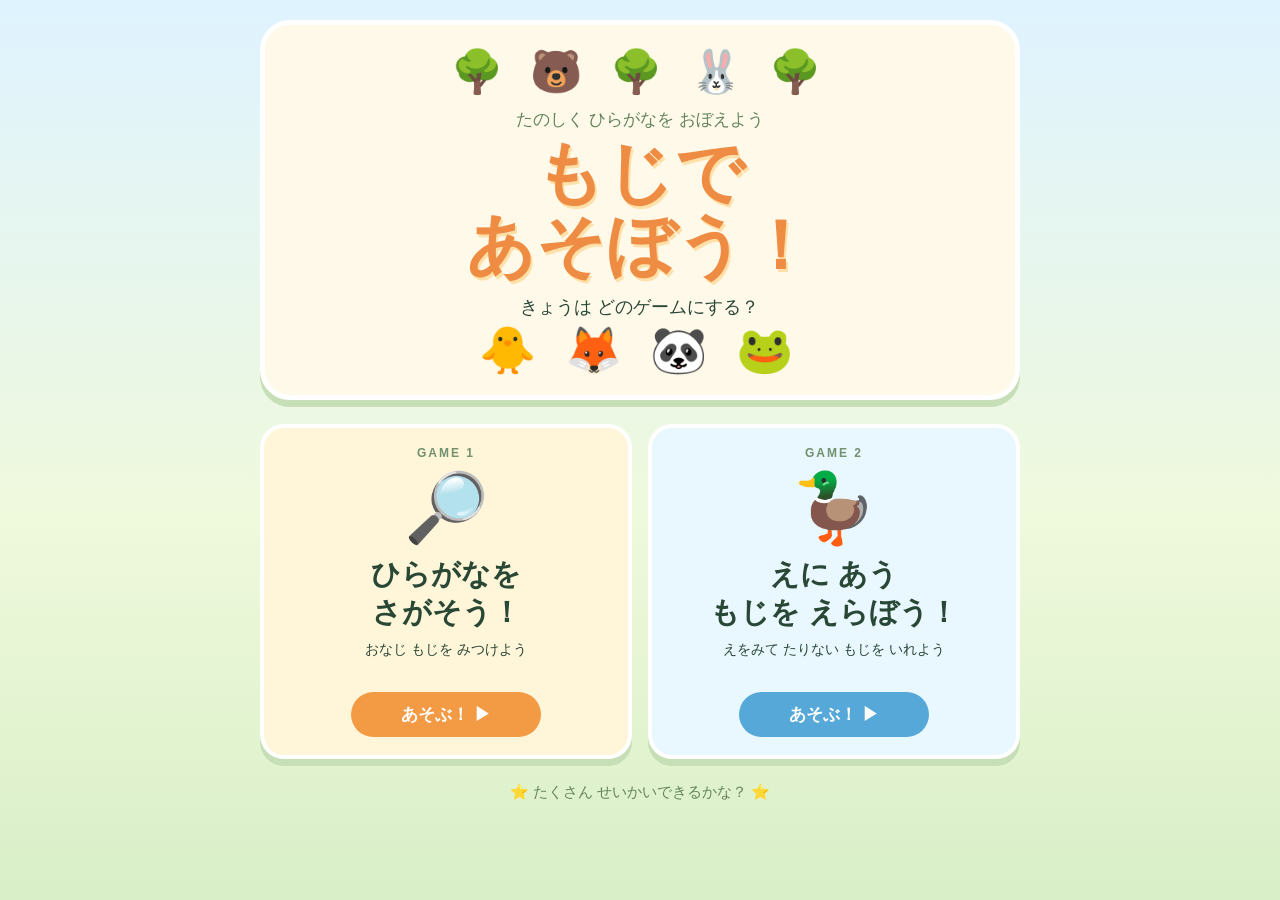
<file: index.html>
<!doctype html>
<html lang="ja">
<head>
  <meta charset="UTF-8">
  <meta name="viewport" content="width=device-width, initial-scale=1">
  <meta name="theme-color" content="#e9f7df">
  <title>もじで あそぼう！</title>
  <link rel="stylesheet" href="style.css?v=2">
</head>
<body class="home">
  <main class="home-wrap">
    <div class="home-hero">
      <div class="forest">🌳 🐻 🌳 🐰 🌳</div>
      <p class="eyebrow">たのしく ひらがなを おぼえよう</p>
      <h1>もじで<br>あそぼう！</h1>
      <p class="lead">きょうは どのゲームにする？</p>
      <div class="home-animal">🐥 🦊 🐼 🐸</div>
    </div>
    <section class="game-menu" aria-label="ゲームを選ぶ">
      <a class="game-card card-one" href="game1/index.html">
        <span class="game-number">GAME 1</span>
        <span class="game-icon">🔎</span>
        <span class="game-title">ひらがなを<br>さがそう！</span>
        <span class="game-desc">おなじ もじを みつけよう</span>
        <span class="play">あそぶ！ ▶</span>
      </a>
      <a class="game-card card-two" href="game2/index.html">
        <span class="game-number">GAME 2</span>
        <span class="game-icon">🦆</span>
        <span class="game-title">えに あう<br>もじを えらぼう！</span>
        <span class="game-desc">えをみて たりない もじを いれよう</span>
        <span class="play">あそぶ！ ▶</span>
      </a>
    </section>
    <p class="footer-note">⭐ たくさん せいかいできるかな？ ⭐</p>
  </main>
</body>
</html>
</file>
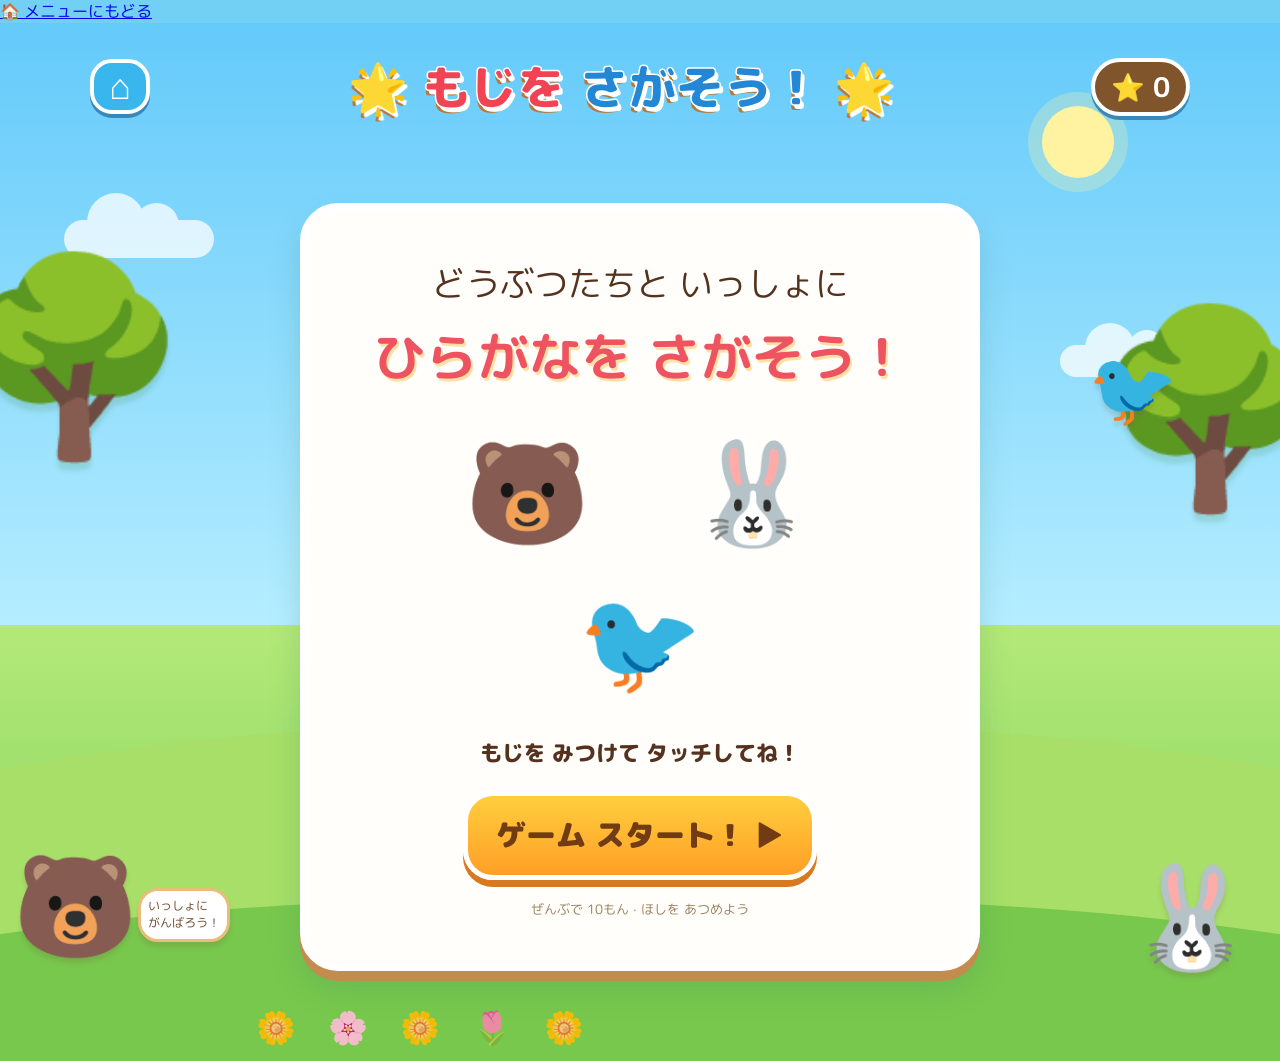
<file: game1/index.html>
<!doctype html>
<html lang="ja">
<head>
<meta charset="UTF-8">
<meta name="viewport" content="width=device-width,initial-scale=1,maximum-scale=1,user-scalable=no,viewport-fit=cover">
<meta name="theme-color" content="#65c9f5">
<meta name="description" content="どうぶつたちといっしょに、ひらがなをさがそう！">
<title>もじを さがそう！</title>
<link rel="stylesheet" href="./style.css?v=3">
</head>
<body>
<a href="../index.html" class="menu-back">🏠 メニューにもどる</a>
<div id="app"></div>
<script type="module" src="./main.js?v=3"></script>
</body>
</html>
</file>
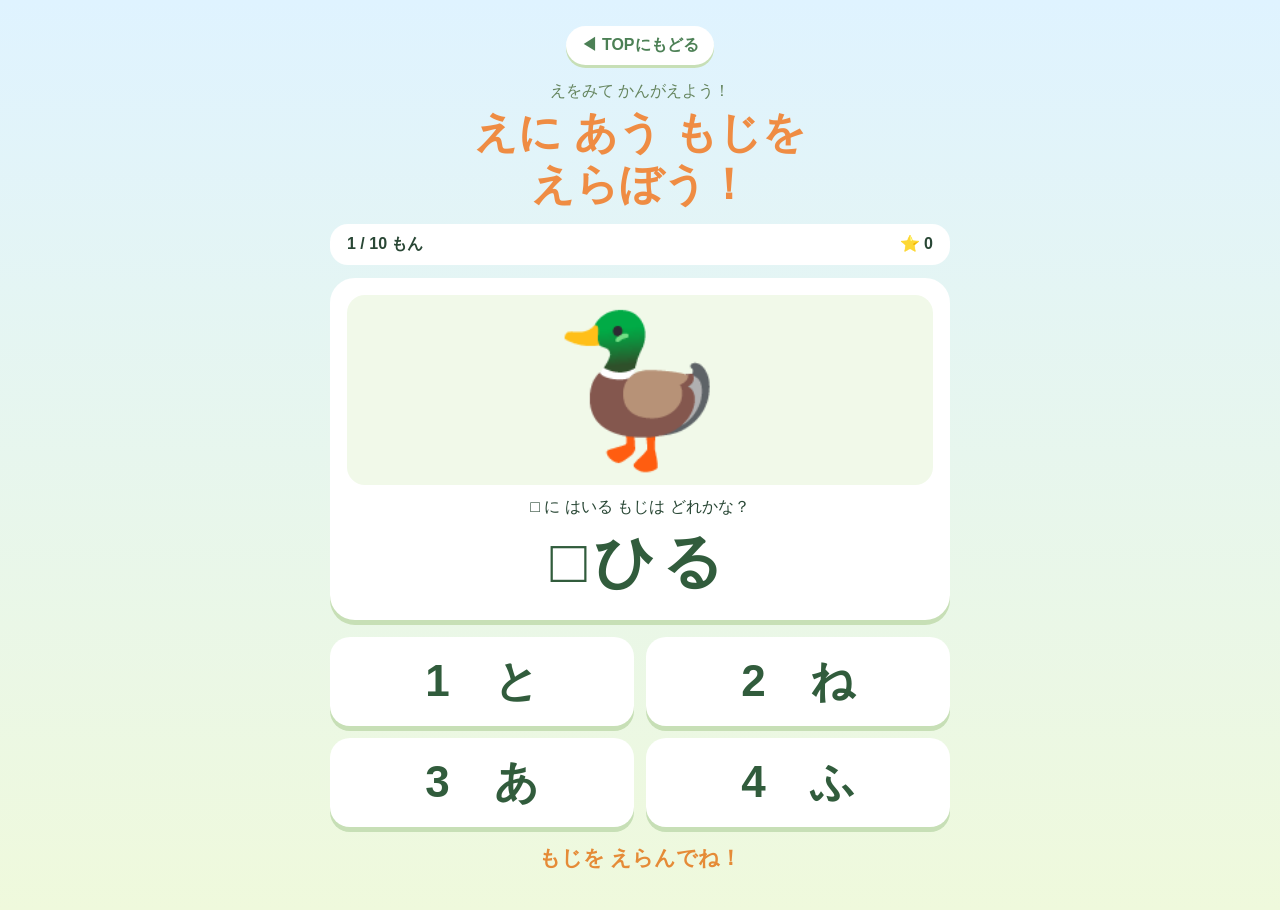
<file: game2/index.html>
<!doctype html>
<html lang="ja">
<head>
  <meta charset="UTF-8">
  <meta name="viewport" content="width=device-width, initial-scale=1">
  <meta name="theme-color" content="#e9f7df">
  <title>えに あう もじを えらぼう！</title>
  <link rel="stylesheet" href="style.css?v=1">
</head>
<body>
  <main class="game">
    <a class="back" href="../index.html">◀ TOPにもどる</a>
    <header><p class="sub">えをみて かんがえよう！</p><h1>えに あう もじを<br>えらぼう！</h1></header>
    <div class="progress"><span id="progress">1 / 10 もん</span><span id="stars">⭐ 0</span></div>
    <section class="question" id="question">
      <div class="picture" id="picture" role="img" aria-label="問題の絵">🦆</div>
      <p class="instruction">□ に はいる もじは どれかな？</p>
      <div class="word" id="word">□ひる</div>
    </section>
    <div class="choices" id="choices"></div>
    <p class="feedback" id="feedback" aria-live="polite">もじを えらんでね！</p>
    <button class="next" id="next" hidden>つぎへ ▶</button>
    <section class="complete" id="complete" hidden>
      <div class="trophy">🏆</div><h2>ぜんぶ できたね！</h2>
      <p id="result"></p><button class="next" id="retry">もういちど あそぶ</button>
      <a class="back bottom" href="../index.html">TOPにもどる</a>
    </section>
  </main>
  <script src="main.js?v=1"></script>
</body>
</html>
</file>
<file: style.css>
*{box-sizing:border-box}body{margin:0;font-family:"Arial Rounded MT Bold","Hiragino Maru Gothic ProN","Yu Gothic",sans-serif;color:#294735}.home{min-height:100vh;background:linear-gradient(#dff3ff 0%,#eff9dc 58%,#d8efc7 100%);padding:20px}.home-wrap{max-width:760px;margin:0 auto}.home-hero{text-align:center;background:#fff9e9;border:5px solid #fff;border-radius:30px;padding:22px 16px 18px;box-shadow:0 7px 0 #c7dfb6}.forest{font-size:clamp(25px,6vw,42px);letter-spacing:8px}.eyebrow{font-size:clamp(13px,3vw,17px);color:#62845c;margin:12px 0 3px}.home h1{font-size:clamp(42px,10vw,68px);line-height:1.08;margin:5px 0;color:#ef8c43;text-shadow:2px 3px #ffe0a8}.lead{font-size:18px;margin:12px 0 4px}.home-animal{font-size:clamp(30px,7vw,46px);letter-spacing:8px}.game-menu{display:grid;grid-template-columns:repeat(2,minmax(0,1fr));gap:16px;margin:24px 0}.game-card{display:flex;flex-direction:column;align-items:center;text-align:center;text-decoration:none;color:#294735;background:#fff;border:4px solid white;border-radius:24px;padding:18px 12px;box-shadow:0 7px 0 #c7dfb6;transition:transform .12s}.game-card:active{transform:translateY(5px);box-shadow:0 2px 0 #c7dfb6}.card-one{background:#fff5d9}.card-two{background:#e9f7ff}.game-number{font-size:12px;font-weight:bold;letter-spacing:2px;color:#72916e}.game-icon{font-size:clamp(44px,9vw,68px);margin:8px}.game-title{font-size:clamp(20px,4.6vw,29px);font-weight:900;line-height:1.3}.game-desc{font-size:clamp(11px,2.7vw,14px);margin:10px 0 14px;min-height:2.6em}.play{background:#f39a45;color:white;border-radius:30px;padding:11px 20px;font-size:17px;font-weight:bold;width:100%;max-width:190px}.card-two .play{background:#55a8d7}.footer-note{text-align:center;font-size:15px;color:#66855b}@media(max-width:480px){.home{padding:12px}.game-menu{gap:10px;margin:18px 0}.game-card{padding:14px 8px}.game-desc{min-height:3.5em}}
</file>
<file: game1/style.css>
@import url('https://fonts.googleapis.com/css2?family=M+PLUS+Rounded+1c:wght@500;700;800;900&display=swap');
:root{font-family:'M PLUS Rounded 1c',system-ui,sans-serif;color:#55321f;font-synthesis:none;text-rendering:optimizeLegibility}*{box-sizing:border-box}html,body,#app{margin:0;min-height:100%;width:100%;}body{min-height:100svh;overflow-x:hidden;background:#71d0f4;user-select:none;-webkit-user-select:none;-webkit-tap-highlight-color:transparent}.scene{position:relative;isolation:isolate;min-height:100svh;overflow:hidden;padding:clamp(12px,2.5vw,28px);padding-bottom:90px;background:linear-gradient(#64cafa 0%,#b5edff 58%,#b4e978 58%,#79ce58 100%)}.sun{position:absolute;right:13%;top:8%;width:72px;height:72px;border-radius:50%;background:#fff3a2;box-shadow:0 0 0 14px #fff3a244;z-index:-1}.cloud{position:absolute;background:#fff;border-radius:50px;opacity:.75;z-index:-1}.cloud:before,.cloud:after{content:'';position:absolute;background:inherit;border-radius:50%}.cloud-a{width:150px;height:38px;top:19%;left:5%}.cloud-a:before{width:58px;height:58px;left:23px;top:-27px}.cloud-a:after{width:45px;height:45px;left:70px;top:-17px}.cloud-b{width:130px;height:32px;top:31%;right:7%}.cloud-b:before{width:50px;height:50px;left:25px;top:-22px}.cloud-b:after{width:38px;height:38px;left:68px;top:-15px}.hill{position:absolute;z-index:-1;border-radius:50% 50% 0 0}.hill-back{width:130%;height:27%;left:-15%;bottom:6%;background:#a7df68}.hill-front{width:130%;height:21%;left:-15%;bottom:-5%;background:#78c84d}.tree{position:absolute;z-index:-1;font-size:clamp(90px,17vw,190px);top:18%;filter:drop-shadow(0 8px 2px #438c4930)}.tree-left{left:-45px}.tree-right{right:-48px;top:23%}.topbar{position:relative;z-index:2;display:flex;align-items:center;justify-content:space-between;gap:10px;max-width:1100px;margin:0 auto}.home-btn,.score{border:4px solid white;box-shadow:0 4px 0 #3988b8;border-radius:22px;background:#39b6ed;color:white;font-size:clamp(22px,4vw,36px);font-weight:900;min-width:60px;min-height:55px}.score{background:#80552b;border-radius:30px;padding:5px 16px;font-size:clamp(19px,3vw,27px);white-space:nowrap}.logo{font-size:clamp(21px,4.2vw,48px);font-weight:900;color:#f04454;-webkit-text-stroke:1.5px white;text-shadow:3px 4px 0 white,0 5px 0 #b87839;text-align:center;white-space:nowrap}.logo span{color:#2387d5}.game-card,.start-card,.complete-card{position:relative;z-index:1;width:min(94vw,680px);margin:clamp(18px,4vh,40px) auto 0;padding:clamp(15px,3vw,28px);border:7px solid white;border-radius:38px;background:#fffefa;box-shadow:0 10px 0 #c48b4e,0 18px 30px #317c6c35;text-align:center}.progress-row{display:flex;align-items:center;justify-content:center;gap:12px}.question-count{background:#fff2d7;border:2px solid #f4d69e;border-radius:25px;padding:8px 17px;font-size:clamp(14px,2.5vw,20px);white-space:nowrap}.progress-dots{display:flex;gap:6px}.progress-dots i{width:clamp(12px,2vw,19px);height:clamp(12px,2vw,19px);border-radius:50%;background:#dedede}.progress-dots i.done{background:#70c979}.progress-dots i.current{background:#ffc82e;box-shadow:0 0 0 4px #fff0bc}.sound-btn{border:0;border-radius:50%;width:43px;height:43px;background:#e9f7ff;font-size:22px}.prompt{margin:17px auto 15px;padding:10px 10px 5px;border-radius:25px;background:#fff7e8}.prompt-small{font-size:clamp(17px,3vw,24px);font-weight:800}.target{font-size:clamp(95px,19vw,155px);line-height:1.18;font-weight:900;color:#ed5360;text-shadow:3px 5px 0 #ffd9a5}.listen{border:0;border-radius:20px;background:#e8f7ff;color:#267da8;font:inherit;font-weight:800;padding:8px 16px;font-size:14px}.choices{display:grid;grid-template-columns:repeat(2,minmax(0,1fr));gap:12px;max-width:490px;margin:0 auto}.choice{min-height:clamp(90px,17vw,145px);border:5px solid #fff;border-radius:28px;background:white;box-shadow:0 6px 0 #d5c7b4,0 0 0 3px #e9c7a0;color:#59331f;font:inherit;font-size:clamp(52px,11vw,86px);font-weight:900;touch-action:manipulation;transition:transform .12s,background .12s}.choice:active{transform:scale(.96)}.choice-0{box-shadow:0 6px 0 #e4b0b9,0 0 0 3px #f6aebe}.choice-1{box-shadow:0 6px 0 #e9d174,0 0 0 3px #f4d24c}.choice-2{box-shadow:0 6px 0 #a9d4a9,0 0 0 3px #9bd69c}.choice-3{box-shadow:0 6px 0 #a8d4ee,0 0 0 3px #8acbf0}.choice.correct{background:#dff9dc;box-shadow:0 0 0 5px #51c66b;animation:bounce .5s}.choice.wrong{background:#ffe2e2;box-shadow:0 0 0 5px #ef7777;animation:shake .35s}.feedback{min-height:36px;margin:17px 0 4px;font-size:clamp(17px,3vw,23px);font-weight:900;color:#896c4f}.feedback.good{color:#21a45a;animation:bounce .5s}.streak{font-size:14px;color:#b27b32;font-weight:800}.mascot{position:absolute;z-index:1;font-size:clamp(55px,9vw,100px);filter:drop-shadow(0 5px 2px #6a593b30)}.bear{left:1%;bottom:8%}.bear span{display:inline-block;vertical-align:middle;background:white;border:3px solid #e8bd79;border-radius:20px;padding:7px;font-size:12px;line-height:1.4;color:#6d492b}.bird{right:8%;top:30%;font-size:clamp(45px,7vw,72px)}.bunny{right:2%;bottom:7%}.flowers{position:absolute;bottom:1%;left:20%;font-size:clamp(18px,3vw,32px);opacity:.9}.start-card{margin-top:clamp(45px,9vh,90px);padding:clamp(25px,5vw,45px)}.welcome{font-size:clamp(22px,4vw,34px);line-height:1.7}.welcome strong{font-size:clamp(30px,6vw,52px);color:#ed5360;text-shadow:2px 3px #ffe0a5}.welcome-animals{font-size:clamp(60px,12vw,100px);margin:15px}.start-card p,.complete-card p{font-size:clamp(17px,3vw,22px);font-weight:800}.start-btn{border:5px solid white;border-radius:30px;background:linear-gradient(#ffce3d,#ff9f27);box-shadow:0 7px 0 #d87920;color:#713b14;padding:17px 28px;font:inherit;font-size:clamp(20px,4vw,30px);font-weight:900;touch-action:manipulation}.start-btn:active{transform:translateY(4px);box-shadow:0 3px 0 #d87920}.tiny-note{margin-top:20px;color:#9a805e;font-size:13px}.complete-card h1{font-size:clamp(28px,5vw,44px);color:#ed5360}.big-stars{font-size:clamp(45px,10vw,75px);animation:bounce .8s infinite alternate}.earned{color:#d58b18}.complete-animals{font-size:65px;margin:10px}.sub-btn{display:block;margin:16px auto 0;border:0;background:transparent;color:#8a7054;font:inherit;font-weight:800;padding:10px}.confetti{font-size:30px}@keyframes bounce{0%,100%{transform:translateY(0) scale(1)}50%{transform:translateY(-10px) scale(1.08)}}@keyframes shake{0%,100%{transform:translateX(0)}25%{transform:translateX(-8px)}75%{transform:translateX(8px)}}
@media(max-width:520px){.scene{padding:10px;padding-bottom:80px}.topbar{gap:5px}.home-btn{min-width:45px;min-height:44px;border-radius:15px}.score{min-width:55px;padding:4px 8px;border-radius:18px}.logo{font-size:clamp(17px,4.8vw,24px);-webkit-text-stroke:1px white}.game-card{border-width:5px;border-radius:27px;margin-top:22px;padding:12px}.progress-row{gap:6px}.progress-dots{gap:3px}.progress-dots i{width:11px;height:11px}.question-count{padding:6px 10px;font-size:13px}.sound-btn{width:36px;height:36px}.prompt{margin:12px auto}.target{font-size:112px}.choices{gap:10px}.choice{min-height:105px;border-radius:22px}.bear{left:-8px;bottom:4%;font-size:56px}.bear span{display:none}.bunny{right:-5px;bottom:4%;font-size:58px}.bird{right:5%;top:25%;font-size:42px}.flowers{left:27%;bottom:1%}.start-card,.complete-card{margin-top:50px;border-radius:28px}.tree{top:25%}}
@media(orientation:landscape) and (max-height:600px){.scene{min-height:100vh;padding:8px 18px 45px}.game-card{margin-top:8px;padding:10px 18px;max-width:620px}.prompt{margin:8px auto;padding:3px}.target{font-size:78px}.choice{min-height:75px;font-size:55px}.feedback{margin:6px}.mascot{font-size:45px}.bear,.bunny{bottom:3%}.topbar .logo{font-size:28px}}
</file>
<file: game2/style.css>
*{box-sizing:border-box}body{margin:0;min-height:100vh;background:linear-gradient(#dff3ff,#eff9dc);font-family:"Arial Rounded MT Bold","Hiragino Maru Gothic ProN","Yu Gothic",sans-serif;color:#294735;padding:14px}.game{max-width:620px;margin:0 auto;text-align:center}.back{display:inline-block;color:#4c8055;text-decoration:none;font-weight:bold;background:#fff;border-radius:20px;padding:9px 15px;margin:2px 0 12px;box-shadow:0 3px #c7dfb6}.sub{margin:4px 0;color:#65855e}h1{font-size:clamp(29px,7vw,43px);line-height:1.2;color:#ef8c43;margin:5px 0 14px}.progress{display:flex;justify-content:space-between;background:#fff;border-radius:18px;padding:10px 17px;font-weight:bold;margin:0 0 13px}.question{background:#fff;border:4px solid #fff;border-radius:25px;padding:13px;box-shadow:0 5px #c7dfb6}.picture{height:clamp(130px,32vw,190px);display:grid;place-items:center;font-size:clamp(90px,23vw,145px);background:#f1f9e9;border-radius:18px}.instruction{font-size:16px;margin:12px 0 4px}.word{font-size:clamp(42px,10vw,60px);font-weight:900;letter-spacing:7px;color:#315c3c}.choices{display:grid;grid-template-columns:repeat(2,1fr);gap:12px;margin:17px 0}.choice{border:0;border-radius:20px;background:#fff;color:#315c3c;font-size:clamp(32px,8vw,44px);font-weight:bold;padding:15px 8px;min-height:76px;box-shadow:0 5px #c7dfb6;touch-action:manipulation}.choice:active{transform:translateY(3px);box-shadow:0 2px #c7dfb6}.choice:disabled{opacity:.75}.feedback{font-size:21px;font-weight:bold;min-height:1.5em;color:#e58b37;margin:10px}.next{border:0;border-radius:25px;background:#f39a45;color:#fff;font-size:21px;font-weight:bold;padding:14px 28px;box-shadow:0 5px #d4772c}.complete{background:#fff;border-radius:24px;padding:24px;margin-top:15px}.trophy{font-size:75px}.complete h2{font-size:30px;color:#e58b37}.bottom{margin-top:18px}@media(min-width:600px){body{padding:24px}}
[hidden] {
  display: none !important;
}
</file>
